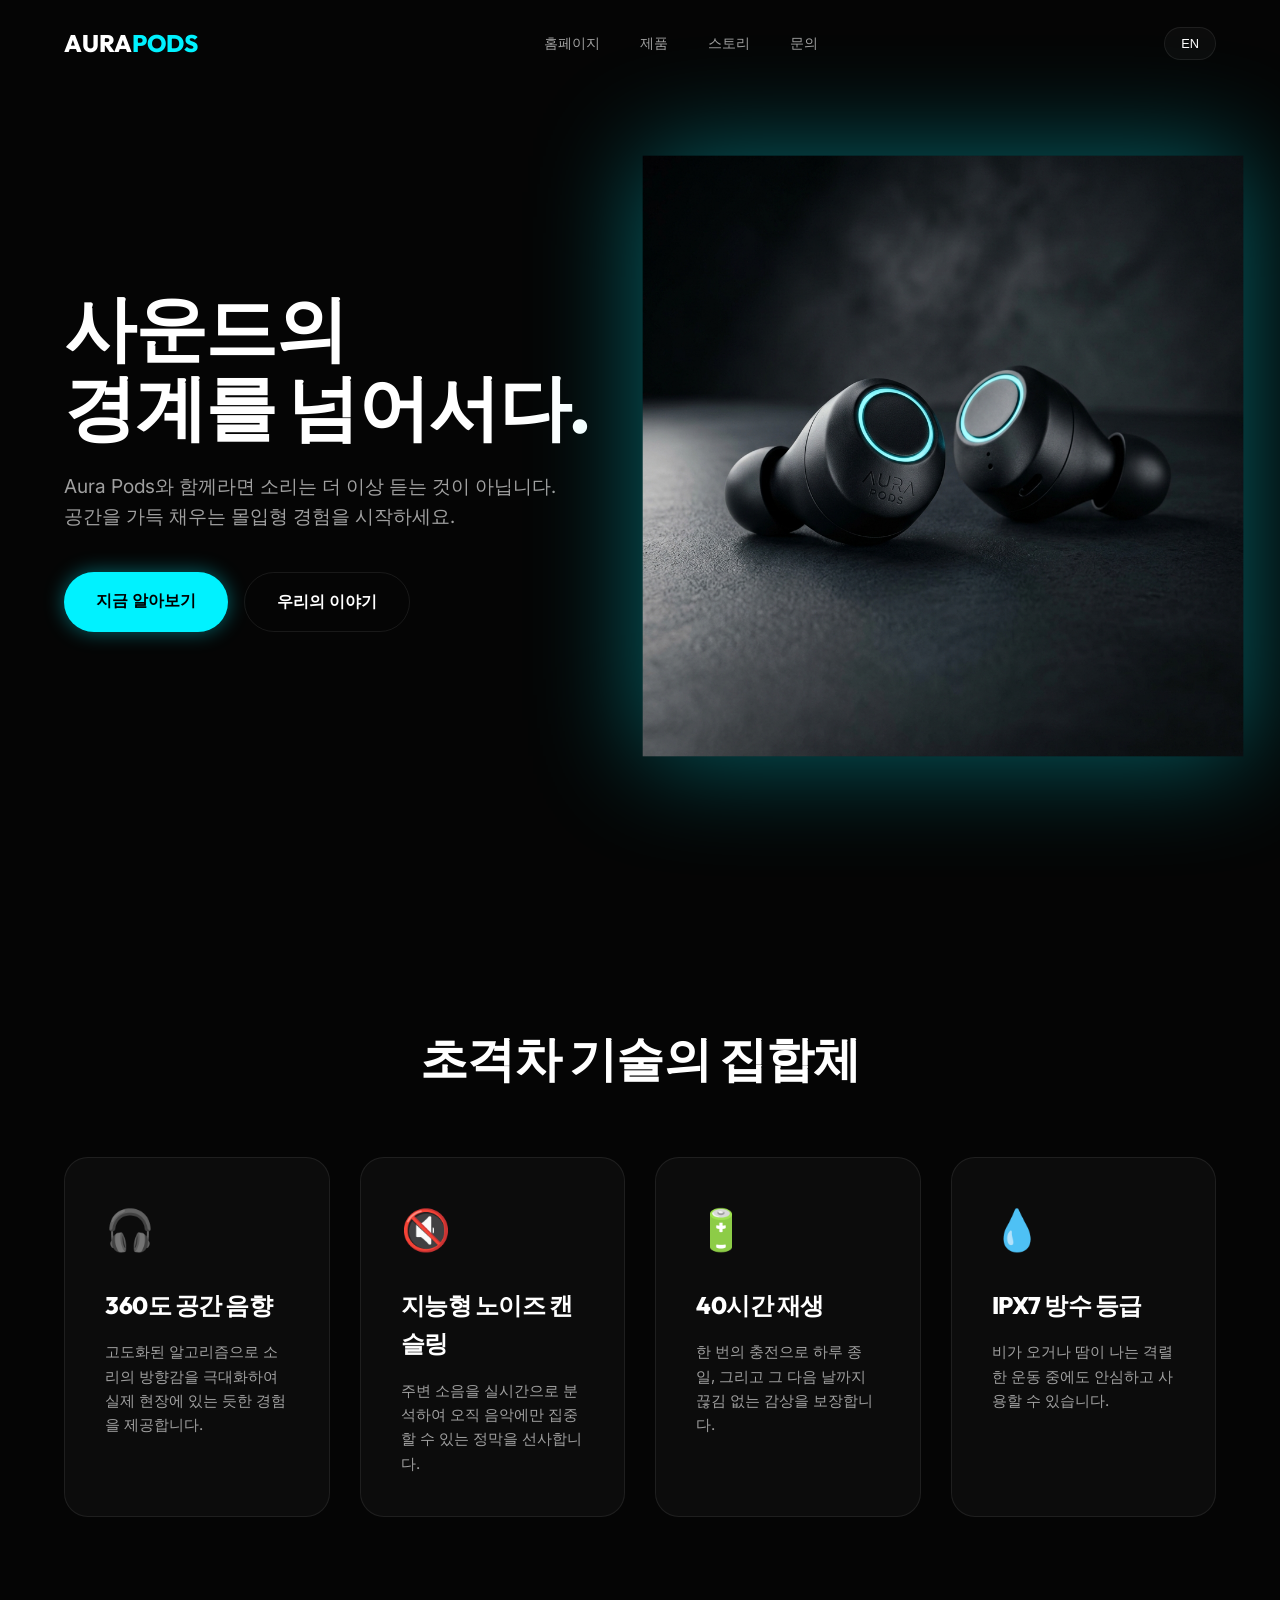
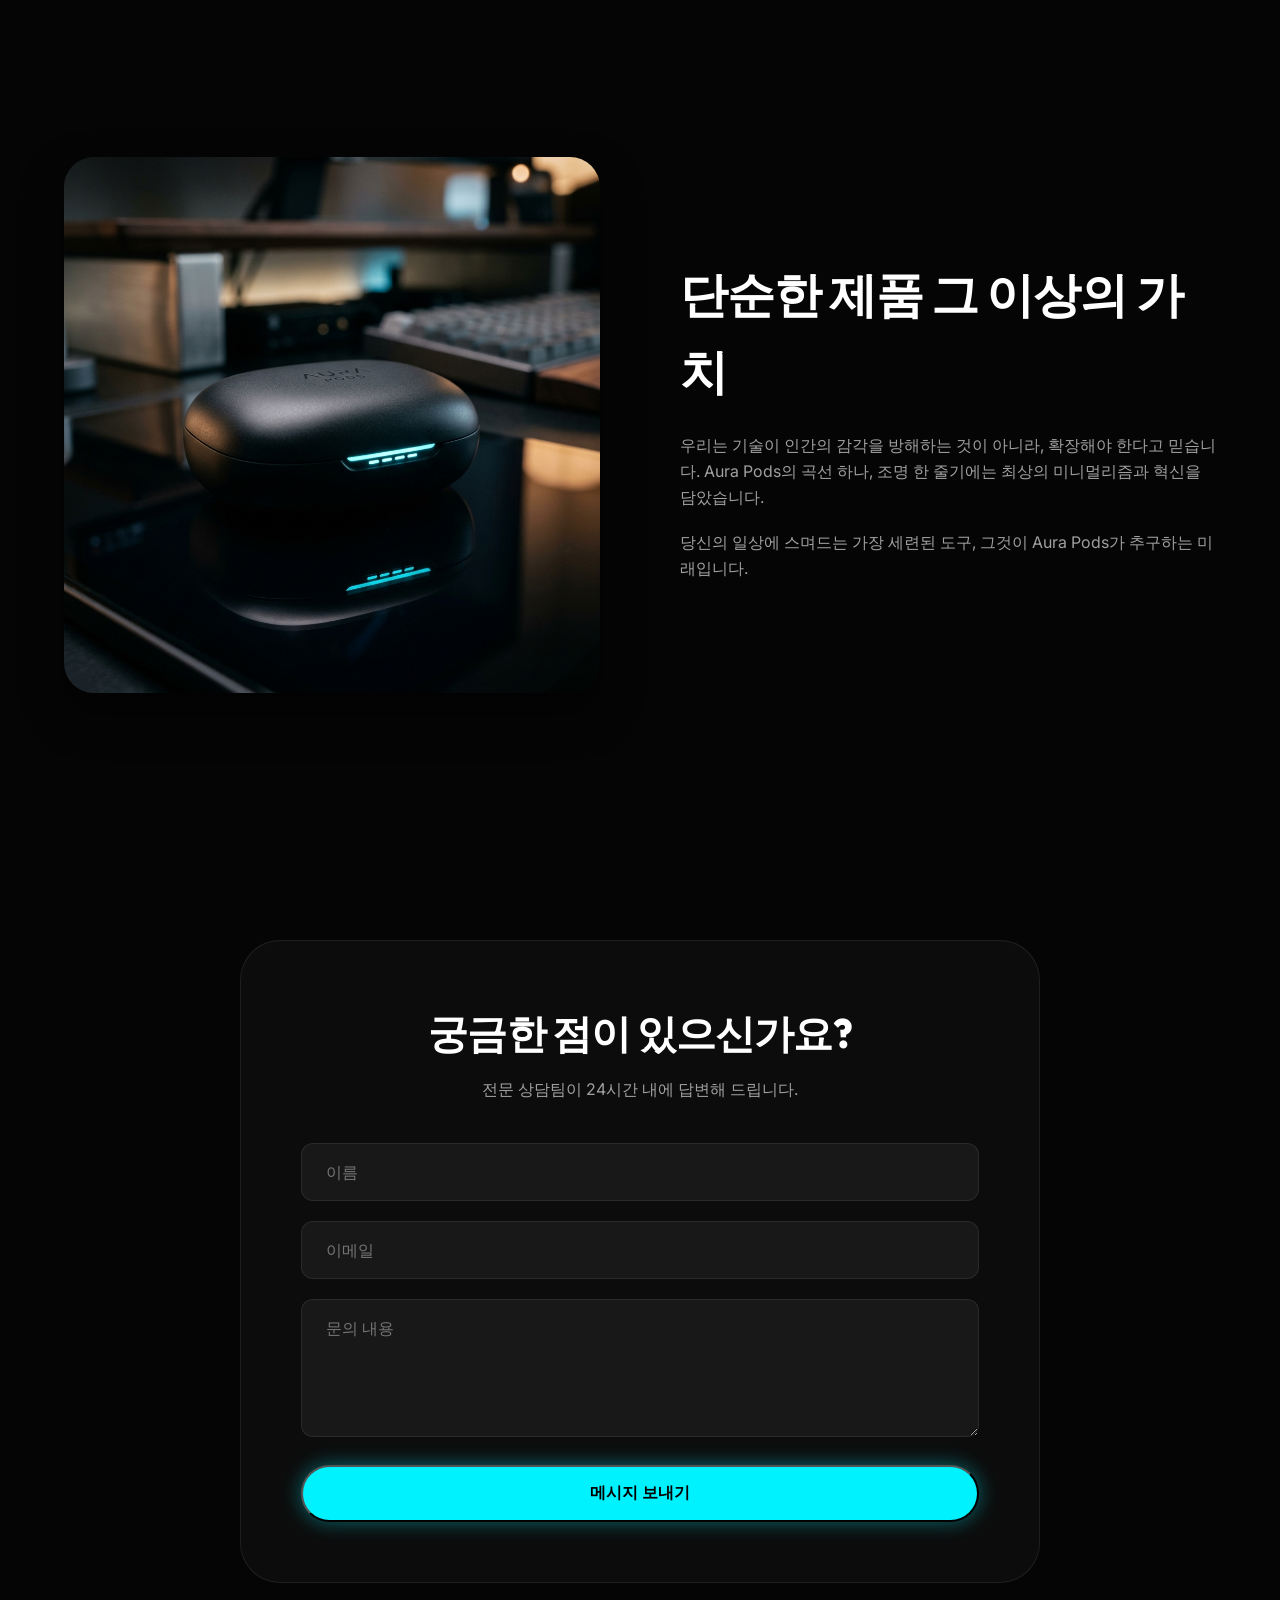
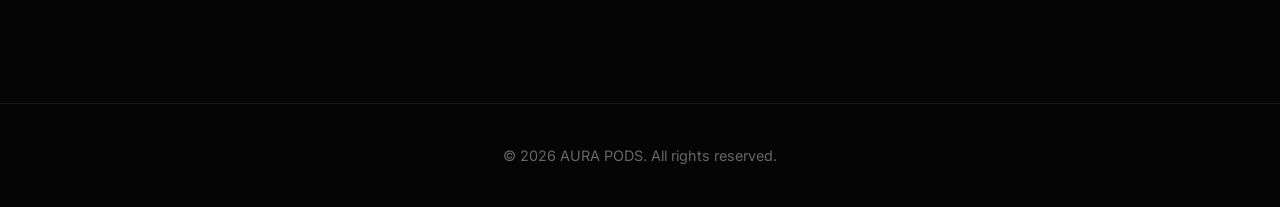
<file: index.html>
<!DOCTYPE html>
<html lang="ko">
<head>
    <meta charset="UTF-8">
    <meta name="viewport" content="width=device-width, initial-scale=1.0">
    <title>Aura Pods - 사운드의 새로운 차원</title>
    <link rel="stylesheet" href="style.css">
</head>
<body>
    <header id="header">
        <div class="container">
            <nav>
                <a href="#" class="logo">AURA<span>PODS</span></a>
                <ul class="nav-links">
                    <li><a href="#hero">홈페이지</a></li>
                    <li><a href="#features">제품</a></li>
                    <li><a href="#story">스토리</a></li>
                    <li><a href="#contact">문의</a></li>
                </ul>
                <button class="lang-toggle" onclick="location.href='en.html'">EN</button>
            </nav>
        </div>
    </header>

    <main>
        <!-- Hero Section -->
        <section id="hero">
            <div class="container">
                <div class="hero-content">
                    <h1 class="reveal">사운드의<br>경계를 넘어서다.</h1>
                    <p class="reveal">Aura Pods와 함께라면 소리는 더 이상 듣는 것이 아닙니다.<br>공간을 가득 채우는 몰입형 경험을 시작하세요.</p>
                    <div class="hero-btns reveal">
                        <a href="#features" class="btn btn-primary">지금 알아보기</a>
                        <a href="#story" class="btn btn-outline">우리의 이야기</a>
                    </div>
                </div>
                <div class="hero-image reveal">
                    <img src="assets/hero.png" alt="Aura Pods Hero Image">
                </div>
            </div>
        </section>

        <!-- Features Section -->
        <section id="features">
            <div class="container">
                <h2 class="section-title reveal">초격차 기술의 집합체</h2>
                <div class="feature-grid">
                    <div class="feature-card reveal">
                        <div class="feature-icon">🎧</div>
                        <h3>360도 공간 음향</h3>
                        <p>고도화된 알고리즘으로 소리의 방향감을 극대화하여 실제 현장에 있는 듯한 경험을 제공합니다.</p>
                    </div>
                    <div class="feature-card reveal">
                        <div class="feature-icon">🔇</div>
                        <h3>지능형 노이즈 캔슬링</h3>
                        <p>주변 소음을 실시간으로 분석하여 오직 음악에만 집중할 수 있는 정막을 선사합니다.</p>
                    </div>
                    <div class="feature-card reveal">
                        <div class="feature-icon">🔋</div>
                        <h3>40시간 재생</h3>
                        <p>한 번의 충전으로 하루 종일, 그리고 그 다음 날까지 끊김 없는 감상을 보장합니다.</p>
                    </div>
                    <div class="feature-card reveal">
                        <div class="feature-icon">💧</div>
                        <h3>IPX7 방수 등급</h3>
                        <p>비가 오거나 땀이 나는 격렬한 운동 중에도 안심하고 사용할 수 있습니다.</p>
                    </div>
                </div>
            </div>
        </section>

        <!-- Story Section -->
        <section id="story">
            <div class="container">
                <div class="story-wrapper">
                    <div class="story-image reveal">
                        <img src="assets/case.png" alt="Aura Pods Case">
                    </div>
                    <div class="story-content reveal">
                        <h2>단순한 제품 그 이상의 가치</h2>
                        <p>우리는 기술이 인간의 감각을 방해하는 것이 아니라, 확장해야 한다고 믿습니다. Aura Pods의 곡선 하나, 조명 한 줄기에는 최상의 미니멀리즘과 혁신을 담았습니다.</p>
                        <p>당신의 일상에 스며드는 가장 세련된 도구, 그것이 Aura Pods가 추구하는 미래입니다.</p>
                    </div>
                </div>
            </div>
        </section>

        <!-- Contact Section -->
        <section id="contact">
            <div class="container">
                <div class="contact-box reveal">
                    <h2>궁금한 점이 있으신가요?</h2>
                    <p>전문 상담팀이 24시간 내에 답변해 드립니다.</p>
                    <form id="contact-form">
                        <div class="form-group">
                            <input type="text" placeholder="이름" required>
                        </div>
                        <div class="form-group">
                            <input type="email" placeholder="이메일" required>
                        </div>
                        <div class="form-group">
                            <textarea placeholder="문의 내용" rows="5" required></textarea>
                        </div>
                        <button type="submit" class="btn btn-primary">메시지 보내기</button>
                    </form>
                </div>
            </div>
        </section>
    </main>

    <footer>
        <div class="container">
            <p>&copy; 2026 AURA PODS. All rights reserved.</p>
        </div>
    </footer>

    <script src="script.js"></script>
</body>
</html>
</file>
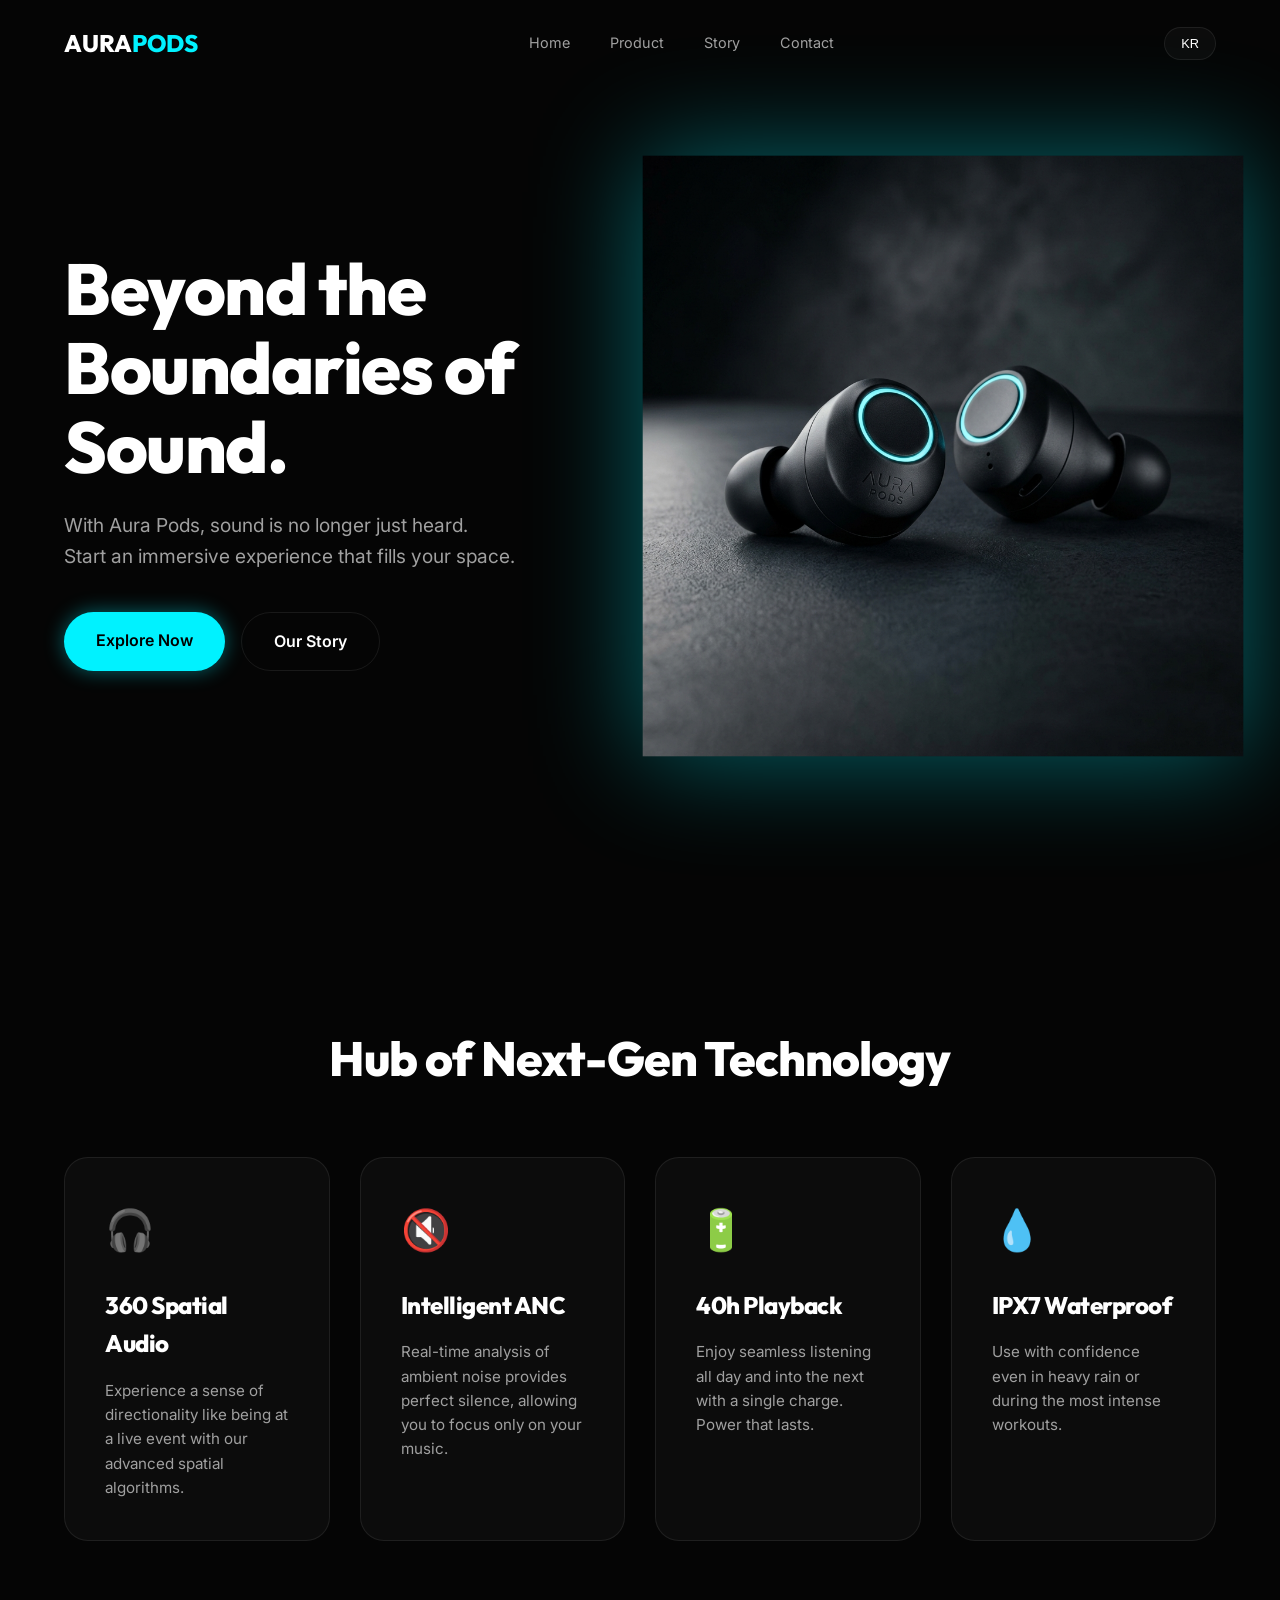
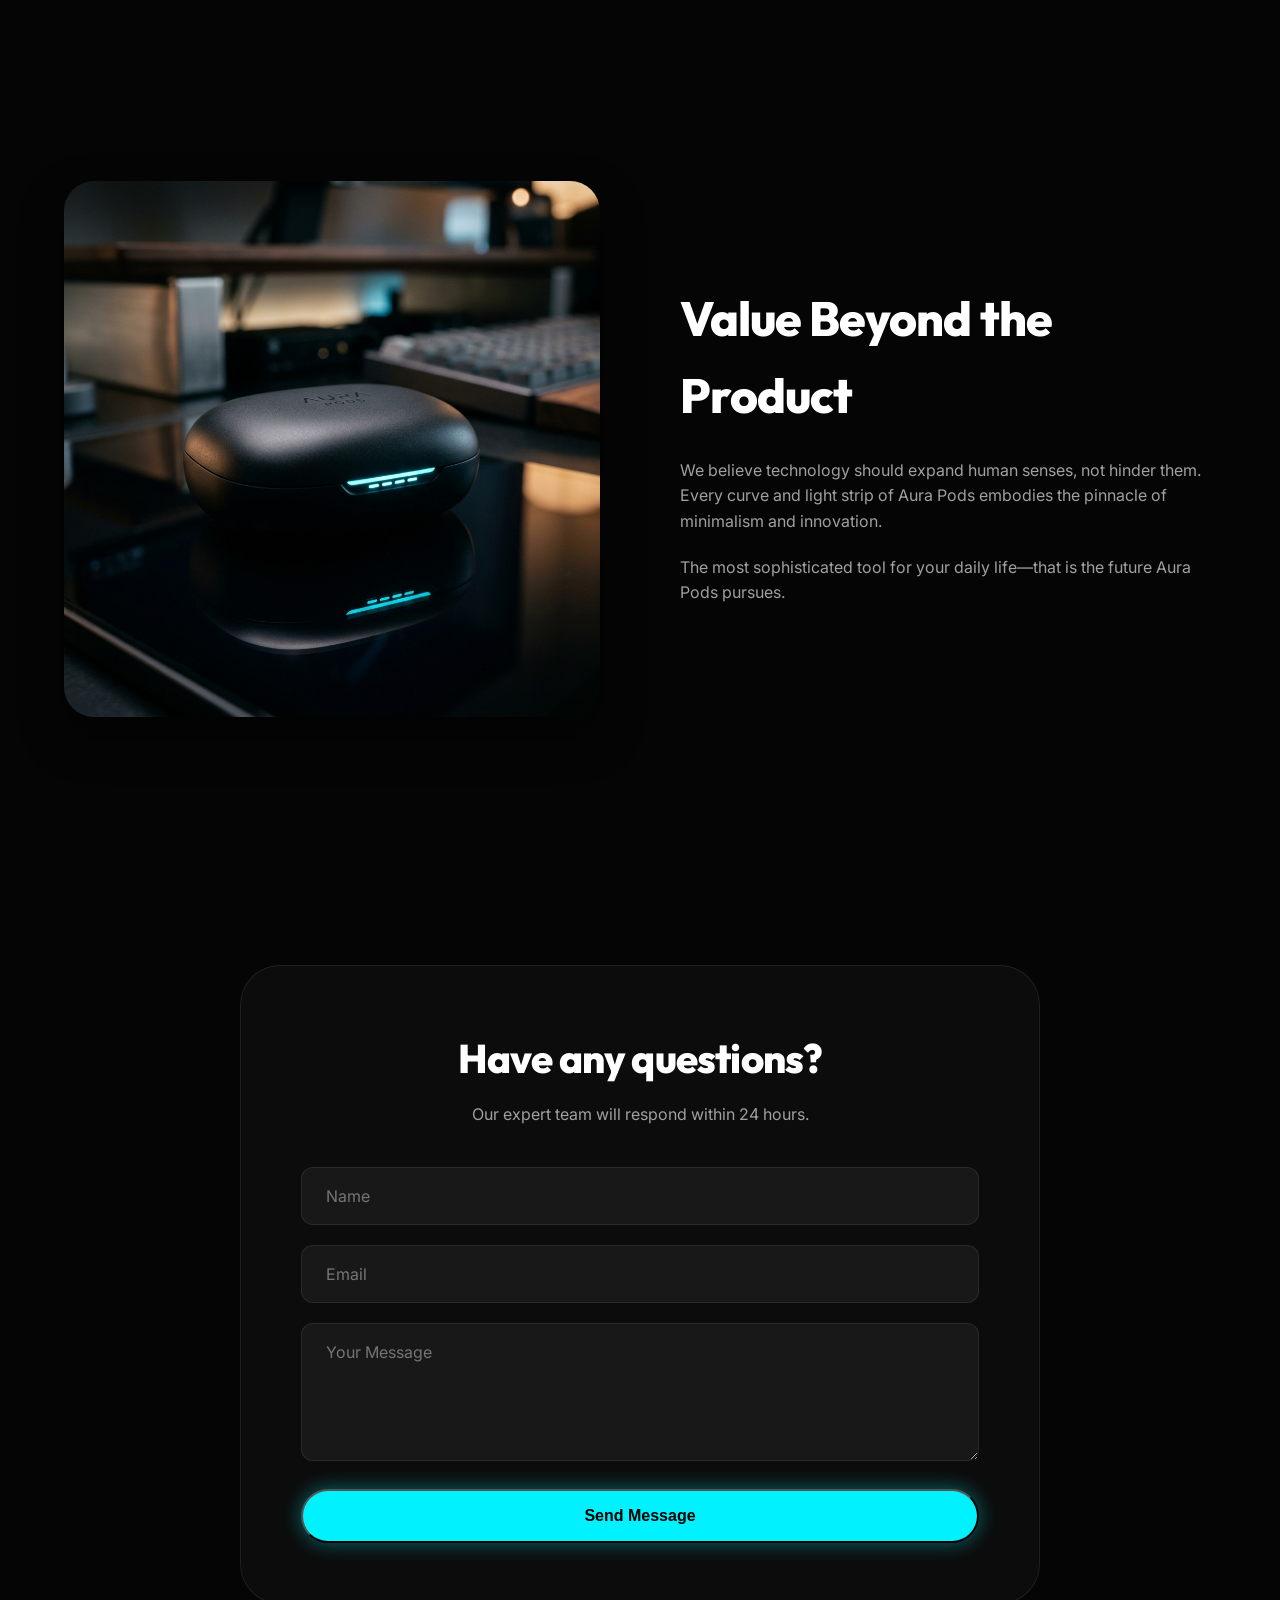
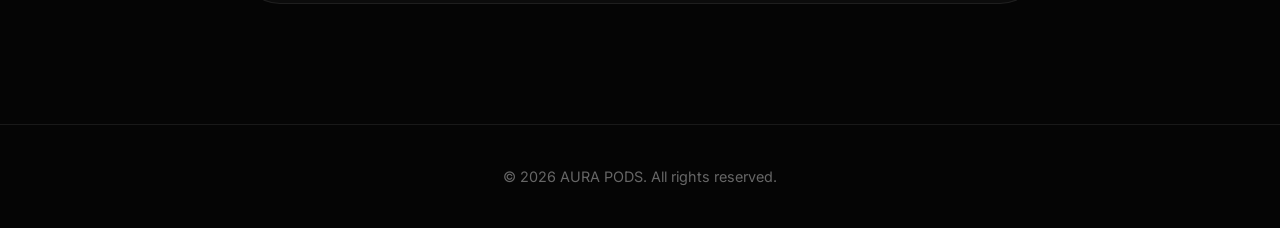
<file: en.html>
<!DOCTYPE html>
<html lang="en">
<head>
    <meta charset="UTF-8">
    <meta name="viewport" content="width=device-width, initial-scale=1.0">
    <title>Aura Pods - A New Dimension of Sound</title>
    <link rel="stylesheet" href="style.css">
</head>
<body>
    <header id="header">
        <div class="container">
            <nav>
                <a href="#" class="logo">AURA<span>PODS</span></a>
                <ul class="nav-links">
                    <li><a href="#hero">Home</a></li>
                    <li><a href="#features">Product</a></li>
                    <li><a href="#story">Story</a></li>
                    <li><a href="#contact">Contact</a></li>
                </ul>
                <button class="lang-toggle" onclick="location.href='index.html'">KR</button>
            </nav>
        </div>
    </header>

    <main>
        <!-- Hero Section -->
        <section id="hero">
            <div class="container">
                <div class="hero-content">
                    <h1 class="reveal">Beyond the<br>Boundaries of Sound.</h1>
                    <p class="reveal">With Aura Pods, sound is no longer just heard.<br>Start an immersive experience that fills your space.</p>
                    <div class="hero-btns reveal">
                        <a href="#features" class="btn btn-primary">Explore Now</a>
                        <a href="#story" class="btn btn-outline">Our Story</a>
                    </div>
                </div>
                <div class="hero-image reveal">
                    <img src="assets/hero.png" alt="Aura Pods Hero Image">
                </div>
            </div>
        </section>

        <!-- Features Section -->
        <section id="features">
            <div class="container">
                <h2 class="section-title reveal">Hub of Next-Gen Technology</h2>
                <div class="feature-grid">
                    <div class="feature-card reveal">
                        <div class="feature-icon">🎧</div>
                        <h3>360 Spatial Audio</h3>
                        <p>Experience a sense of directionality like being at a live event with our advanced spatial algorithms.</p>
                    </div>
                    <div class="feature-card reveal">
                        <div class="feature-icon">🔇</div>
                        <h3>Intelligent ANC</h3>
                        <p>Real-time analysis of ambient noise provides perfect silence, allowing you to focus only on your music.</p>
                    </div>
                    <div class="feature-card reveal">
                        <div class="feature-icon">🔋</div>
                        <h3>40h Playback</h3>
                        <p>Enjoy seamless listening all day and into the next with a single charge. Power that lasts.</p>
                    </div>
                    <div class="feature-card reveal">
                        <div class="feature-icon">💧</div>
                        <h3>IPX7 Waterproof</h3>
                        <p>Use with confidence even in heavy rain or during the most intense workouts.</p>
                    </div>
                </div>
            </div>
        </section>

        <!-- Story Section -->
        <section id="story">
            <div class="container">
                <div class="story-wrapper">
                    <div class="story-image reveal">
                        <img src="assets/case.png" alt="Aura Pods Case">
                    </div>
                    <div class="story-content reveal">
                        <h2>Value Beyond the Product</h2>
                        <p>We believe technology should expand human senses, not hinder them. Every curve and light strip of Aura Pods embodies the pinnacle of minimalism and innovation.</p>
                        <p>The most sophisticated tool for your daily life—that is the future Aura Pods pursues.</p>
                    </div>
                </div>
            </div>
        </section>

        <!-- Contact Section -->
        <section id="contact">
            <div class="container">
                <div class="contact-box reveal">
                    <h2>Have any questions?</h2>
                    <p>Our expert team will respond within 24 hours.</p>
                    <form id="contact-form">
                        <div class="form-group">
                            <input type="text" placeholder="Name" required>
                        </div>
                        <div class="form-group">
                            <input type="email" placeholder="Email" required>
                        </div>
                        <div class="form-group">
                            <textarea placeholder="Your Message" rows="5" required></textarea>
                        </div>
                        <button type="submit" class="btn btn-primary">Send Message</button>
                    </form>
                </div>
            </div>
        </section>
    </main>

    <footer>
        <div class="container">
            <p>&copy; 2026 AURA PODS. All rights reserved.</p>
        </div>
    </footer>

    <script src="script.js"></script>
</body>
</html>
</file>
<file: style.css>
@import url('https://fonts.googleapis.com/css2?family=Inter:wght@300;400;600;800&family=Outfit:wght@300;400;600;800&display=swap');

:root {
    /* Color Palette */
    --bg-color: #050505;
    --accent-color: #00f2ff;
    --accent-glow: rgba(0, 242, 255, 0.4);
    --text-primary: #ffffff;
    --text-secondary: #a0a0a0;
    --text-muted: #666666;
    
    /* Surface / Glassmorphism */
    --glass-bg: rgba(255, 255, 255, 0.03);
    --glass-border: rgba(255, 255, 255, 0.08);
    --glass-blur: blur(20px);
    
    /* Spacing */
    --section-padding: 120px 0;
    --container-width: 1200px;
}

/* Base Styles */
* {
    margin: 0;
    padding: 0;
    box-sizing: border-box;
}

html {
    scroll-behavior: smooth;
}

body {
    background-color: var(--bg-color);
    color: var(--text-primary);
    font-family: 'Inter', sans-serif;
    line-height: 1.6;
    overflow-x: hidden;
}

h1, h2, h3 {
    font-family: 'Outfit', sans-serif;
    font-weight: 800;
    letter-spacing: -0.02em;
}

a {
    text-decoration: none;
    color: inherit;
    transition: all 0.3s ease;
}

ul {
    list-style: none;
}

img {
    max-width: 100%;
    height: auto;
}

/* Layout */
.container {
    max-width: var(--container-width);
    margin: 0 auto;
    padding: 0 24px;
}

section {
    padding: var(--section-padding);
}

/* Header & Nav */
header {
    position: fixed;
    top: 0;
    left: 0;
    width: 100%;
    padding: 24px 0;
    z-index: 1000;
    transition: all 0.4s cubic-bezier(0.4, 0, 0.2, 1);
}

header.scrolled {
    background: rgba(5, 5, 5, 0.8);
    backdrop-filter: var(--glass-blur);
    padding: 16px 0;
    border-bottom: 1px solid var(--glass-border);
}

nav {
    display: flex;
    justify-content: space-between;
    align-items: center;
}

.logo {
    font-family: 'Outfit', sans-serif;
    font-size: 1.5rem;
    font-weight: 800;
    color: var(--text-primary);
}

.logo span {
    color: var(--accent-color);
}

.nav-links {
    display: flex;
    gap: 40px;
}

.nav-links a {
    font-size: 0.9rem;
    font-weight: 400;
    color: var(--text-secondary);
}

.nav-links a:hover {
    color: var(--accent-color);
}

.lang-toggle {
    background: var(--glass-bg);
    border: 1px solid var(--glass-border);
    color: var(--text-primary);
    padding: 8px 16px;
    border-radius: 30px;
    cursor: pointer;
    font-size: 0.8rem;
    transition: all 0.3s ease;
}

.lang-toggle:hover {
    background: var(--glass-border);
}

/* Buttons */
.btn {
    display: inline-block;
    padding: 16px 32px;
    border-radius: 50px;
    font-weight: 600;
    font-size: 1rem;
    cursor: pointer;
    transition: all 0.3s cubic-bezier(0.4, 0, 0.2, 1);
}

.btn-primary {
    background: var(--accent-color);
    color: #000;
    box-shadow: 0 0 20px var(--accent-glow);
}

.btn-primary:hover {
    transform: translateY(-2px);
    box-shadow: 0 0 30px var(--accent-glow);
}

.btn-outline {
    background: transparent;
    border: 1px solid var(--glass-border);
    color: var(--text-primary);
}

.btn-outline:hover {
    background: var(--glass-bg);
    border-color: var(--text-primary);
}

/* Animations */
.reveal {
    opacity: 0;
    transform: translateY(30px);
    transition: all 0.8s cubic-bezier(0.4, 0, 0.2, 1);
}

.reveal.active {
    opacity: 1;
    transform: translateY(0);
}

/* Section Titles */
.section-title {
    font-size: 3rem;
    text-align: center;
    margin-bottom: 60px;
}

/* Hero Section */
#hero {
    min-height: 100vh;
    display: flex;
    align-items: center;
    padding-top: 140px;
    overflow: hidden;
}

#hero .container {
    display: flex;
    align-items: center;
    gap: 60px;
}

.hero-content {
    flex: 1;
}

.hero-content h1 {
    font-size: 4.5rem;
    line-height: 1.1;
    margin-bottom: 24px;
}

.hero-content p {
    font-size: 1.2rem;
    color: var(--text-secondary);
    margin-bottom: 40px;
    max-width: 500px;
}

.hero-btns {
    display: flex;
    gap: 16px;
}

.hero-image {
    flex: 1;
    position: relative;
}

.hero-image img {
    width: 110%;
    transform: scale(1.1);
    filter: drop-shadow(0 0 50px var(--accent-glow));
}

/* Features Section */
.feature-grid {
    display: grid;
    grid-template-columns: repeat(auto-fit, minmax(250px, 1fr));
    gap: 30px;
}

.feature-card {
    background: var(--glass-bg);
    border: 1px solid var(--glass-border);
    padding: 40px;
    border-radius: 24px;
    transition: all 0.4s ease;
}

.feature-card:hover {
    background: rgba(255, 255, 255, 0.05);
    border-color: var(--accent-color);
    transform: translateY(-10px);
}

.feature-icon {
    font-size: 2.5rem;
    margin-bottom: 24px;
}

.feature-card h3 {
    font-size: 1.5rem;
    margin-bottom: 16px;
}

.feature-card p {
    color: var(--text-secondary);
    font-size: 0.95rem;
}

/* Story Section */
.story-wrapper {
    display: flex;
    align-items: center;
    gap: 80px;
}

.story-image, .story-content {
    flex: 1;
}

.story-image img {
    border-radius: 30px;
    box-shadow: 0 20px 40px rgba(0, 0, 0, 0.5);
}

.story-content h2 {
    font-size: 3rem;
    margin-bottom: 24px;
}

.story-content p {
    margin-bottom: 20px;
    color: var(--text-secondary);
}

/* Contact Section */
.contact-box {
    max-width: 800px;
    margin: 0 auto;
    background: var(--glass-bg);
    border: 1px solid var(--glass-border);
    padding: 60px;
    border-radius: 40px;
    text-align: center;
}

.contact-box h2 {
    font-size: 2.5rem;
    margin-bottom: 12px;
}

.contact-box p {
    color: var(--text-secondary);
    margin-bottom: 40px;
}

#contact-form {
    display: flex;
    flex-direction: column;
    gap: 20px;
}

.form-group input, .form-group textarea {
    width: 100%;
    background: rgba(255, 255, 255, 0.05);
    border: 1px solid var(--glass-border);
    padding: 18px 24px;
    border-radius: 12px;
    color: var(--text-primary);
    font-family: inherit;
    font-size: 1rem;
    outline: none;
    transition: all 0.3s ease;
}

.form-group input:focus, .form-group textarea:focus {
    border-color: var(--accent-color);
    background: rgba(255, 255, 255, 0.08);
}

/* Footer */
footer {
    padding: 40px 0;
    border-top: 1px solid var(--glass-border);
    text-align: center;
    color: var(--text-muted);
    font-size: 0.9rem;
}

/* Responsive Overrides */
@media (max-width: 1024px) {
    .hero-content h1 { font-size: 3.8rem; }
    .section-title { font-size: 2.8rem; }
}

@media (max-width: 768px) {
    :root {
        --section-padding: 80px 0;
    }

    /* Hide nav links on mobile for simplicity, or stack them */
    .nav-links {
        display: none; /* In a real app, we'd add a hamburger menu */
    }

    #hero {
        padding-top: 100px;
        text-align: center;
    }

    #hero .container {
        flex-direction: column-reverse;
        gap: 40px;
    }

    .hero-content h1 {
        font-size: 3rem;
    }

    .hero-content p {
        margin: 0 auto 30px;
        font-size: 1.1rem;
    }

    .hero-btns {
        flex-direction: column;
        width: 100%;
        max-width: 300px;
        margin: 0 auto;
    }

    .hero-image img {
        width: 100%;
        transform: scale(1);
    }

    .feature-grid {
        grid-template-columns: 1fr;
    }

    .story-wrapper {
        flex-direction: column;
        text-align: center;
        gap: 40px;
    }

    .story-content h2 {
        font-size: 2.5rem;
    }

    .contact-box {
        padding: 40px 24px;
    }

    .contact-box h2 {
        font-size: 2rem;
    }
}

@media (max-width: 480px) {
    .hero-content h1 {
        font-size: 2.5rem;
    }

    .section-title {
        font-size: 2.2rem;
    }

    .btn {
        width: 100%;
        padding: 14px 24px;
    }
}
</file>
